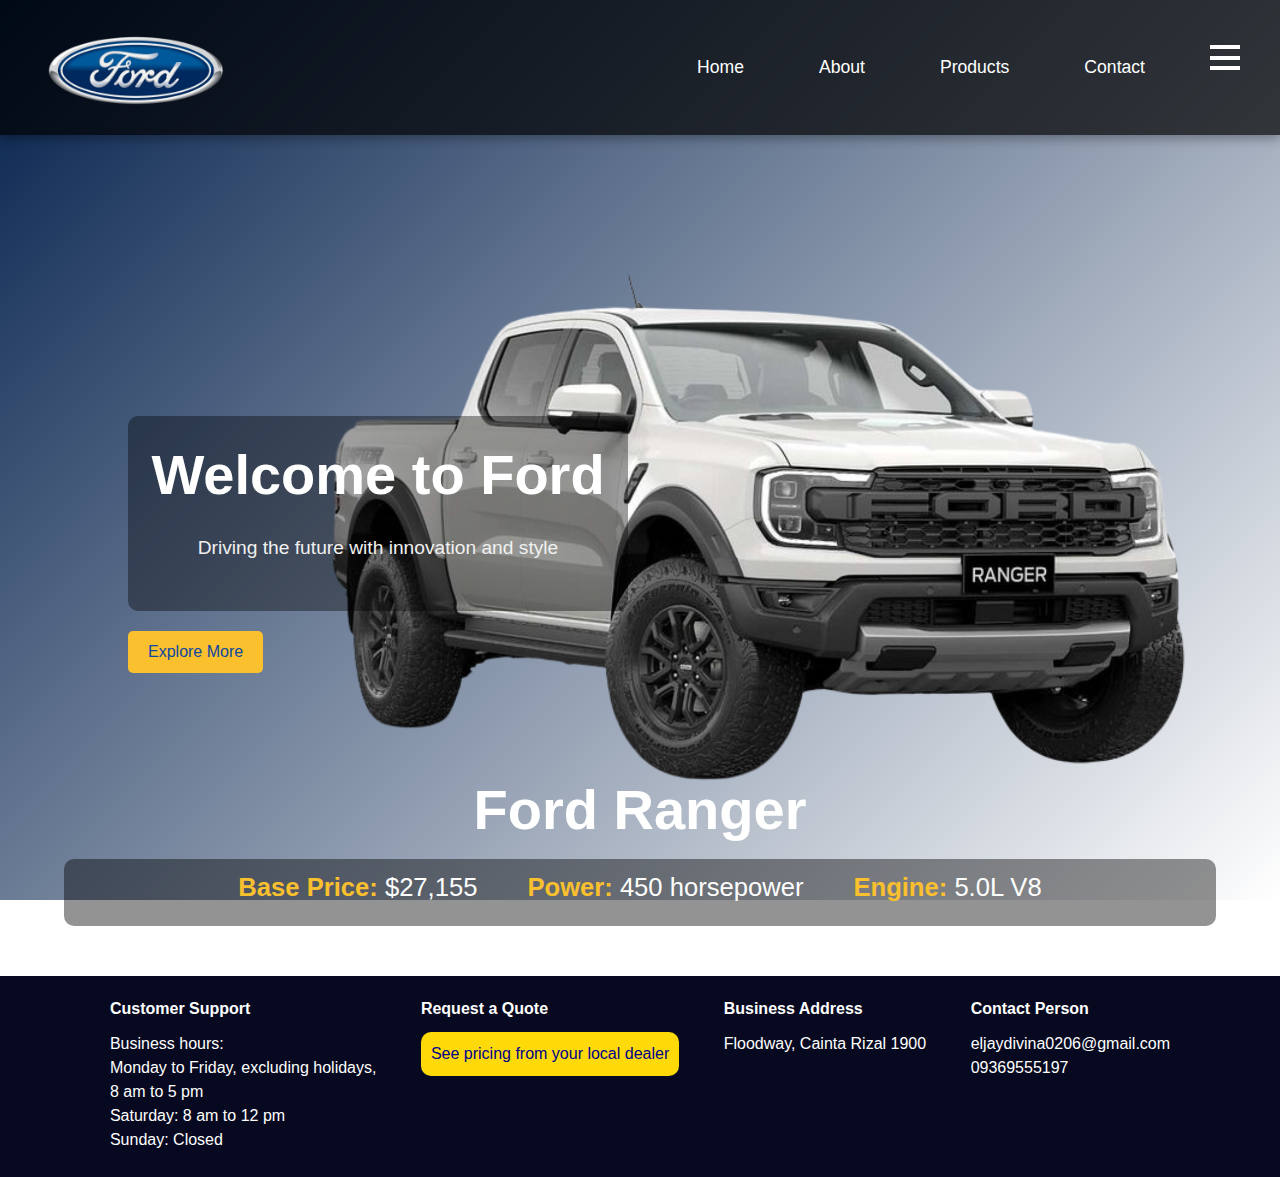
<file: pages/HOME/index.html>
<!DOCTYPE html>
<html lang="en">
<head>
    <meta charset="UTF-8">
    <meta name="viewport" content="width=device-width, initial-scale=1.0">
    <title>Ford</title>
    <link rel="stylesheet" href="/style.css">
    
    <style>
        footer {
            background-color: #060920;
            padding: 20px;
            text-align: center;
            border-top: 10px 
        }
        footer .footer-section {
            display: inline-block;
            vertical-align: top;
            margin: 0 20px;
            text-align: left;
        }
        footer .footer-section h4 {
            font-weight: bold;
            margin-bottom: 5px;
        }
        footer .footer-section p {
            margin: 5px 0;
            line-height: 1.5;
        }
        

    </style>
    <style>
    .car-details {
        margin-bottom: 50px; 
    }
    footer {
        background-color: #060920;
        padding: 20px;
        text-align: center;
        
    }
    footer .footer-section {
        display: inline-block;
        vertical-align: top;
        margin: 0 20px;
        text-align: left;
    }
    footer .footer-section h4 {
        font-weight: bold;
        margin-bottom: 10px;
    }
    footer .footer-section p {
        margin: 5px 0;
        line-height: 1.5;
    }
    
    footer a:hover {
        text-decoration: underline;
    }
</style>
</head>
<body class="home">  

    <header>
        
        <div class="logo">
            <img src="/pages/HOME/assets/img/Ford Logo.png" alt="Logo" class="logo-img">
          </div>
          
        <nav>
            <a href="/pages/HOME/index.html">Home</a>
            <a href="/pages/ABOUT/about.html">About</a>
            <a href="/pages/PRODUCT/products.html">Products</a>
            <a href="/pages/CONTACT/contact.html">Contact</a>
            <!-- Hamburger Icon -->
            <div class="hamburger" id="hamburger">
                <div class="bar"></div>
                <div class="bar"></div>
                <div class="bar"></div>
            </div>
        </nav>
    </header>

    <div class="side-menu" id="side-menu">
        <ul class="nav-links">
            <li><a href="/pages/HOME/index.html">Home</a></li>
            <li><a href="/pages/ABOUT/about.html">About</a></li>
            <li><a href="/pages/PRODUCT/products.html">Products</a></li>
            <li><a href="/pages/CONTACT/contact.html">Contact</a></li>
        </ul>
    </div>

    <main>
        <div class="hero">
            <div class="overlay"></div>
            <div class="hero-content">
                <div class="content">
                    <h1>Welcome to Ford</h1>
                    <p class="subline">Driving the future with innovation and style</p>
                </div>
                
                <a href="/pages/ABOUT/about.html">
                    <button>Explore More</button>
                </a>
            </div>
        </div>
        
        <div class="car-details">
            <h2>Ford Ranger</h2>
            <div class="car-info">
                <p><strong>Base Price:</strong> $27,155</p>
                <p><strong>Power:</strong> 450 horsepower</p>
                <p><strong>Engine:</strong> 5.0L V8</p>
            </div>
        </div>
    </main>

    <!-- Footer -->
    <footer>
        <div class="footer-section">
            <h4>Customer Support</h4>
            <p>Business hours:<br>
                Monday to Friday, excluding holidays,<br>
                8 am to 5 pm<br>
                Saturday: 8 am to 12 pm<br>
                Sunday: Closed</p>
        </div>
        <div class="footer-section">
            <h4>Request a Quote</h4>
            
            <head>
                <style>
                    .yellow-bg-darkblue-text {
                        background-color: rgb(255, 218, 8);
                        color: darkblue;
                        border-radius: 10px; 
                        padding: 10px; 
                        transition: background-color 0.3s ease, color 0.3s ease; 
                    }
                
                    .yellow-bg-darkblue-text:hover {
                        background-color: darkblue; 
                        color: white; 
                    }
                
                    .yellow-bg-darkblue-text a {
                        color: darkblue;
                        text-decoration: none; 
                    }
                
                    .yellow-bg-darkblue-text:hover a {
                        color: white; 
                    }
                </style>
                
            </head>
            
            <body>
                <p class="yellow-bg-darkblue-text">
                    <a href="/pages/CONTACT/contact.html">See pricing from your local dealer</a>
                </p>
            </body>
            
        </div>
        <div class="footer-section">
            <h4>Business Address</h4>
            <p>Floodway, Cainta Rizal 1900</p>
        </div>
        <div class="footer-section">
            <h4>Contact Person</h4>
            <p>eljaydivina0206@gmail.com<br>09369555197</p>
        </div>
    </footer>

    <script src="/assets/js/script.js"></script> 
</body>
</html>
</file>
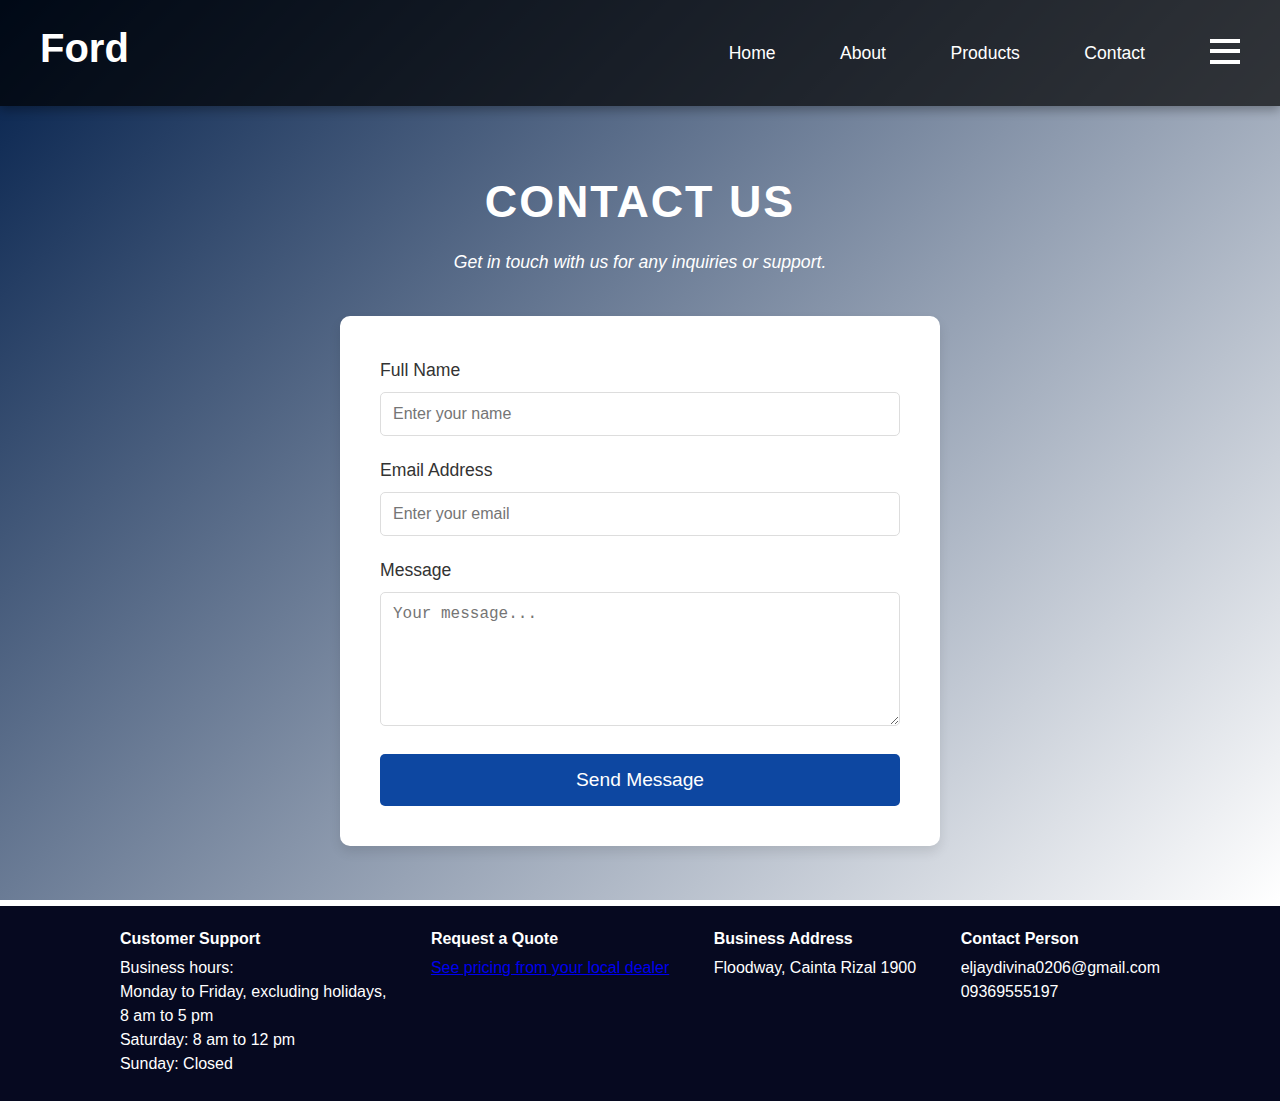
<file: contact.html>
<!DOCTYPE html>
<html lang="en">
<head>
    <meta charset="UTF-8">
    <meta name="viewport" content="width=device-width, initial-scale=1.0">
    <title>Contact Us - Ford Company</title>
    <link rel="stylesheet" href="style.css">
    <style>
        footer {
            background-color: #060920;
            padding: 20px;
            text-align: center;
            border-top: 10px 
        }
        footer .footer-section {
            display: inline-block;
            vertical-align: top;
            margin: 0 20px;
            text-align: left;
        }
        footer .footer-section h4 {
            font-weight: bold;
            margin-bottom: 5px;
        }
        footer .footer-section p {
            margin: 5px 0;
            line-height: 1.5;
        }
      
        footer a:hover {
            text-decoration: underline;
        }

    </style>
</head>
<body>

    <header>
        <h1>Ford </h1>
        <nav id="nav">
            <div id="nav-links">
                <a href="index.html">Home</a>
                <a href="about.html">About</a>
                <a href="products.html">Products</a>
                <a href="contact.html">Contact</a>
            </div>
            <!-- Hamburger Icon -->
            <div class="hamburger" id="hamburger">
                <div class="bar"></div>
                <div class="bar"></div>
                <div class="bar"></div>
            </div>
        </nav>
    </header>

    <!-- Side Menu (this is what will slide in) -->
    <div class="side-menu" id="side-menu">
        <ul class="nav-links">
            <li><a href="index.html">Home</a></li>
            <li><a href="about.html">About</a></li>
            <li><a href="products.html">Products</a></li>
            <li><a href="contact.html">Contact</a></li>
        </ul>
    </div>

    <main>
        <!-- Contact Section -->
        <section class="contact-section">
            <div class="section-header">
                <h2 style="color: white;">Contact Us</h2>
                <p class="section-description" style="color: white;">Get in touch with us for any inquiries or support.</p>
            </div>

            <!-- Contact Form -->
            <div class="contact-form">
                <form action="#" method="post">
                    <div class="form-group">
                        <label for="name">Full Name</label>
                        <input type="text" id="name" name="name" placeholder="Enter your name" required>
                    </div>
                    <div class="form-group">
                        <label for="email">Email Address</label>
                        <input type="email" id="email" name="email" placeholder="Enter your email" required>
                    </div>
                    <div class="form-group">
                        <label for="message">Message</label>
                        <textarea id="message" name="message" placeholder="Your message..." rows="6" required></textarea>
                    </div>
                    <button type="submit" class="submit-btn">Send Message</button>
                </form>
            </div>
        </section>
    </main>
    <footer>
        <div class="footer-section">
            <h4>Customer Support</h4>
            <p>Business hours:<br>
                Monday to Friday, excluding holidays,<br>
                8 am to 5 pm<br>
                Saturday: 8 am to 12 pm<br>
                Sunday: Closed</p>
        </div>
        <div class="footer-section">
            <h4>Request a Quote</h4>
            <p>
                <a href="contact.html">See pricing from your local dealer</a>
            </p>
        </div>
        <div class="footer-section">
            <h4>Business Address</h4>
            <p>Floodway, Cainta Rizal 1900</p>
        </div>
        <div class="footer-section">
            <h4>Contact Person</h4>
            <p>eljaydivina0206@gmail.com<br>09369555197</p>
        </div>
    </footer>
    <!-- Link to external JS file -->
    <script src="script.js"></script> <!-- Include your JavaScript -->
</body>
</html>
</file>
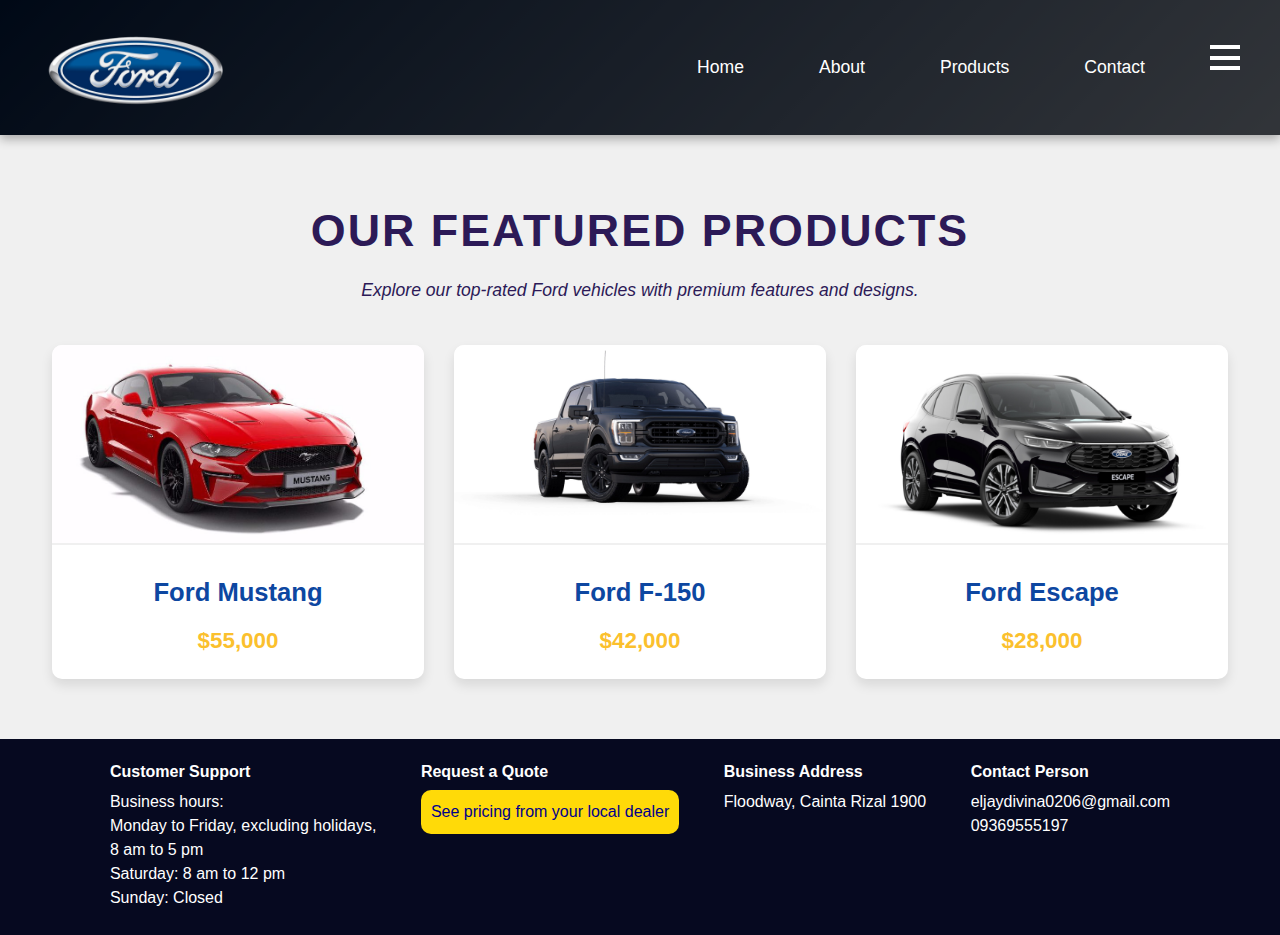
<file: products.html>
<!DOCTYPE html>
<html lang="en">
<head>
    <meta charset="UTF-8">
    <meta name="viewport" content="width=device-width, initial-scale=1.0">
    <title>Ford Products</title>
    <link rel="stylesheet" href="style.css">
    <style>
        footer {
            background-color: #060920;
            padding: 20px;
            text-align: center;
            border-top: 10px 
        }
        footer .footer-section {
            display: inline-block;
            vertical-align: top;
            margin: 0 20px;
            text-align: left;
        }
        footer .footer-section h4 {
            font-weight: bold;
            margin-bottom: 5px;
        }
        footer .footer-section p {
            margin: 5px 0;
            line-height: 1.5;
        }
      
        footer a:hover {
            text-decoration: underline;
        }

    </style>
</head>
<body>
    
    <header>
        <div class="logo">
            <img src="assets/img/Ford Logo.png" alt="Logo" class="logo-img">
          </div>
        <nav>
            <a href="index.html">Home</a>
            <a href="about.html">About</a>
            <a href="products.html">Products</a>
            <a href="contact.html">Contact</a>

      
            <div class="hamburger" id="hamburger">
                <div class="bar"></div>
                <div class="bar"></div>
                <div class="bar"></div>
            </div>
        </nav>
    </header>
    
    <!-- Side Menu -->
    <div class="side-menu" id="side-menu">
        <ul class="nav-links">
            <li><a href="index.html">Home</a></li>
            <li><a href="about.html">About</a></li>
            <li><a href="products.html">Products</a></li>
            <li><a href="contact.html">Contact</a></li>
        </ul>
    </div>

    <main>
   
        <section class="product-section">
            <div class="section-header">
                <h2>Our Featured Products</h2>
                <p class="section-description">Explore our top-rated Ford vehicles with premium features and designs.</p>
            </div>
            <div class="product-container">
              
                <div class="product-card">
                    <img src="assets/img/MUSTANG.jpg" alt="Ford Mustang" class="product-image">
                    <div class="card-content">
                        <h3>Ford Mustang</h3>
                        <p class="price">$55,000</p>
                    </div>
                </div>
                <!-- Product 2 -->
                <div class="product-card">
                    <img src="assets/img/FORD F 150.jpg" alt="Ford F-150" class="product-image">
                    <div class="card-content">
                        <h3>Ford F-150</h3>
                        <p class="price">$42,000</p>
                    </div>
                </div>
                <!-- Product 3 -->
                <div class="product-card">
                    <img src="assets/img/FORD E.jpg" alt="Ford Escape" class="product-image">
                    <div class="card-content">
                        <h3>Ford Escape</h3>
                        <p class="price">$28,000</p>
                    </div>
                </div>
            </div>
        </section>
    </main>
    <!-- Footer -->
    <footer>
        <div class="footer-section">
            <h4>Customer Support</h4>
            <p>Business hours:<br>
                Monday to Friday, excluding holidays,<br>
                8 am to 5 pm<br>
                Saturday: 8 am to 12 pm<br>
                Sunday: Closed</p>
        </div>
        <div class="footer-section">
            <h4>Request a Quote</h4>
            
            <head>
                <style>
                    .yellow-bg-darkblue-text {
                        background-color: rgb(255, 218, 8);
                        color: darkblue;
                        border-radius: 10px; /* Adjust the value to your preference */
                        padding: 10px; /* Adds some space around the text */
                        transition: background-color 0.3s ease, color 0.3s ease; /* Smooth transition */
                    }
                
                    .yellow-bg-darkblue-text:hover {
                        background-color: darkblue; /* Change background to dark blue on hover */
                        color: white; /* Change text color to white on hover */
                    }
                
                    .yellow-bg-darkblue-text a {
                        color: darkblue;
                        text-decoration: none; /* Optional: removes underline from links */
                    }
                
                    .yellow-bg-darkblue-text:hover a {
                        color: white; /* Change link color to white on hover */
                    }
                </style>
                
            </head>
            
            <body>
                <p class="yellow-bg-darkblue-text">
                    <a href="contact.html">See pricing from your local dealer</a>
                </p>
            </body>
            
        </div>
        <div class="footer-section">
            <h4>Business Address</h4>
            <p>Floodway, Cainta Rizal 1900</p>
        </div>
        <div class="footer-section">
            <h4>Contact Person</h4>
            <p>eljaydivina0206@gmail.com<br>09369555197</p>
        </div>
    </footer>

    <script src="script.js"></script> 
</body>
</html>
</file>
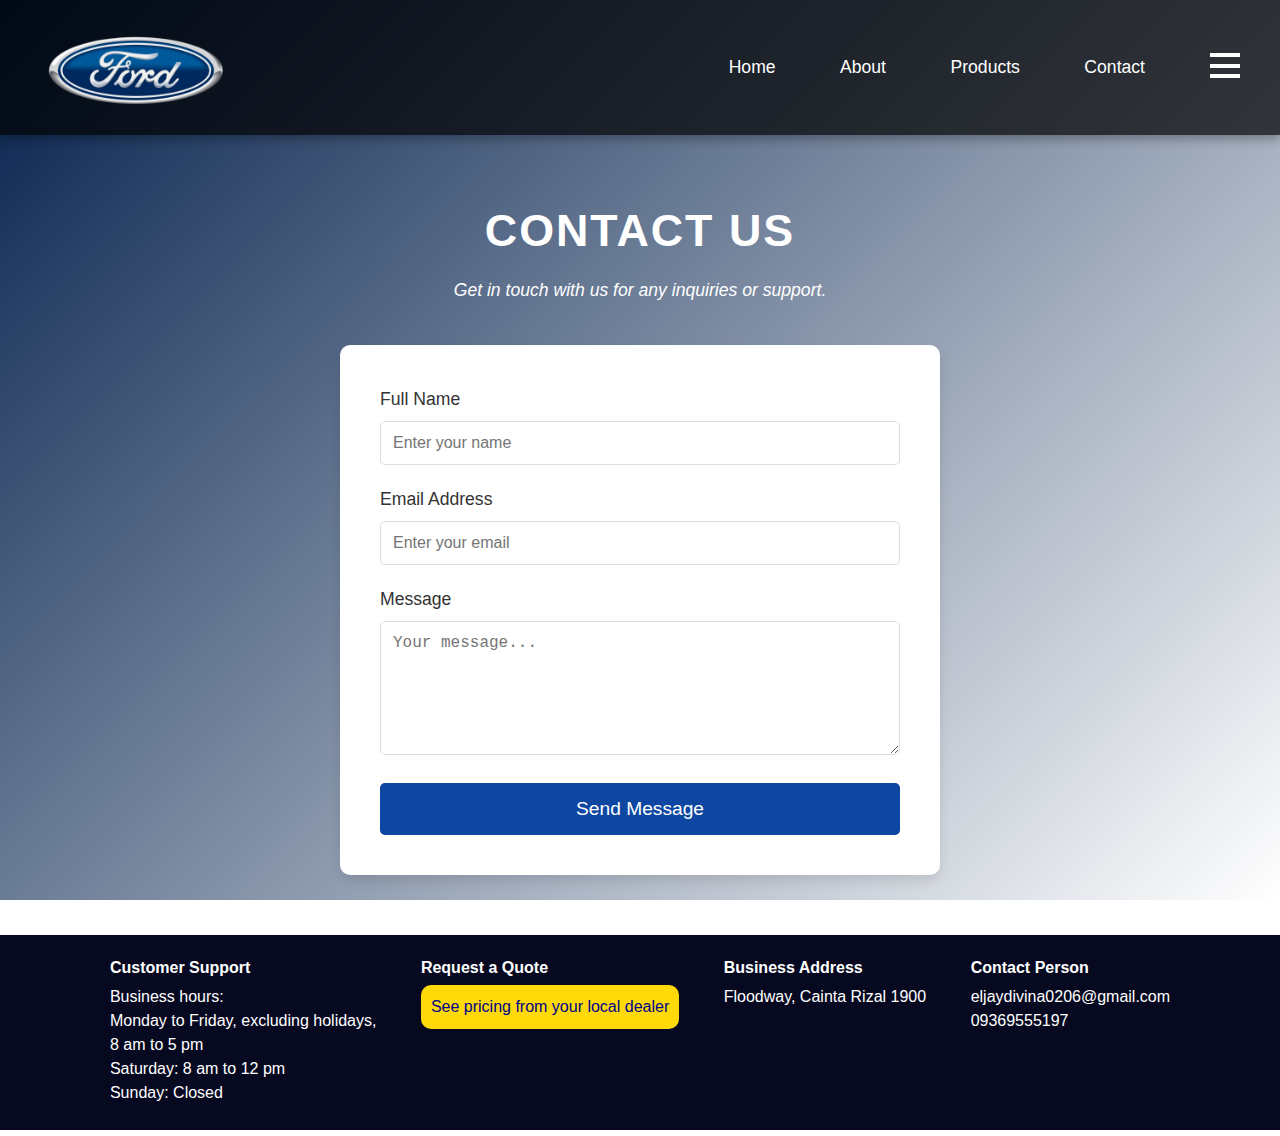
<file: pages/CONTACT/contact.html>
<!DOCTYPE html>
<html lang="en">
<head>
    <meta charset="UTF-8">
    <meta name="viewport" content="width=device-width, initial-scale=1.0">
    <title>Contact Us - Ford Company</title>
    <link rel="stylesheet" href="/style.css">
    <style>
        footer {
            background-color: #060920;
            padding: 20px;
            text-align: center;
            border-top: 10px 
        }
        footer .footer-section {
            display: inline-block;
            vertical-align: top;
            margin: 0 20px;
            text-align: left;
        }
        footer .footer-section h4 {
            font-weight: bold;
            margin-bottom: 5px;
        }
        footer .footer-section p {
            margin: 5px 0;
            line-height: 1.5;
        }
      
        footer a:hover {
            text-decoration: underline;
        }

    </style>
</head>
<body>

    <header>
        <div class="logo">
            <img src="/pages/HOME/assets/img/Ford Logo.png" alt="Logo" class="logo-img">
          </div>
        <nav id="nav">
            <div id="nav-links">
                <a href="/pages/HOME/index.html">Home</a>
                <a href="/pages/ABOUT/about.html">About</a>
                <a href="/pages/PRODUCT/products.html">Products</a>
                <a href="/pages/CONTACT/contact.html">Contact</a>
            </div>
       
            <div class="hamburger" id="hamburger">
                <div class="bar"></div>
                <div class="bar"></div>
                <div class="bar"></div>
            </div>
        </nav>
    </header>


    <div class="side-menu" id="side-menu">
        <ul class="nav-links">
            <li><a href="/pages/HOME/index.html">Home</a></li>
            <li><a href="/pages/ABOUT/about.html">About</a></li>
            <li><a href="/pages/PRODUCT/products.html">Products</a></li>
            <li><a href="/pages/CONTACT/contact.html">Contact</a></li>
        </ul>
    </div>

    <main>
      
        <section class="contact-section">
            <div class="section-header">
                <h2 style="color: white;">Contact Us</h2>
                <p class="section-description" style="color: white;">Get in touch with us for any inquiries or support.</p>
            </div>

     
            <div class="contact-form">
                <form action="#" method="post">
                    <div class="form-group">
                        <label for="name">Full Name</label>
                        <input type="text" id="name" name="name" placeholder="Enter your name" required>
                    </div>
                    <div class="form-group">
                        <label for="email">Email Address</label>
                        <input type="email" id="email" name="email" placeholder="Enter your email" required>
                    </div>
                    <div class="form-group">
                        <label for="message">Message</label>
                        <textarea id="message" name="message" placeholder="Your message..." rows="6" required></textarea>
                    </div>
                    <button type="submit" class="submit-btn">Send Message</button>
                </form>
            </div>
        </section>
    </main>
     <!-- Footer -->
     <footer>
        <div class="footer-section">
            <h4>Customer Support</h4>
            <p>Business hours:<br>
                Monday to Friday, excluding holidays,<br>
                8 am to 5 pm<br>
                Saturday: 8 am to 12 pm<br>
                Sunday: Closed</p>
        </div>
        <div class="footer-section">
            <h4>Request a Quote</h4>
            
            <head>
                <style>
                    .yellow-bg-darkblue-text {
                        background-color: rgb(255, 218, 8);
                        color: darkblue;
                        border-radius: 10px; /* Adjust the value to your preference */
                        padding: 10px; /* Adds some space around the text */
                        transition: background-color 0.3s ease, color 0.3s ease; /* Smooth transition */
                    }
                
                    .yellow-bg-darkblue-text:hover {
                        background-color: darkblue; /* Change background to dark blue on hover */
                        color: white; /* Change text color to white on hover */
                    }
                
                    .yellow-bg-darkblue-text a {
                        color: darkblue;
                        text-decoration: none; /* Optional: removes underline from links */
                    }
                
                    .yellow-bg-darkblue-text:hover a {
                        color: white; /* Change link color to white on hover */
                    }
                </style>
                
            </head>
            
            <body>
                <p class="yellow-bg-darkblue-text">
                    <a href="/pages/CONTACT/contact.html">See pricing from your local dealer</a>
                </p>
            </body>
            
        </div>
        <div class="footer-section">
            <h4>Business Address</h4>
            <p>Floodway, Cainta Rizal 1900</p>
        </div>
        <div class="footer-section">
            <h4>Contact Person</h4>
            <p>eljaydivina0206@gmail.com<br>09369555197</p>
        </div>
    </footer>

  
    <script src="/assets/js/script.js"></script> 
</body>
</html>
</file>
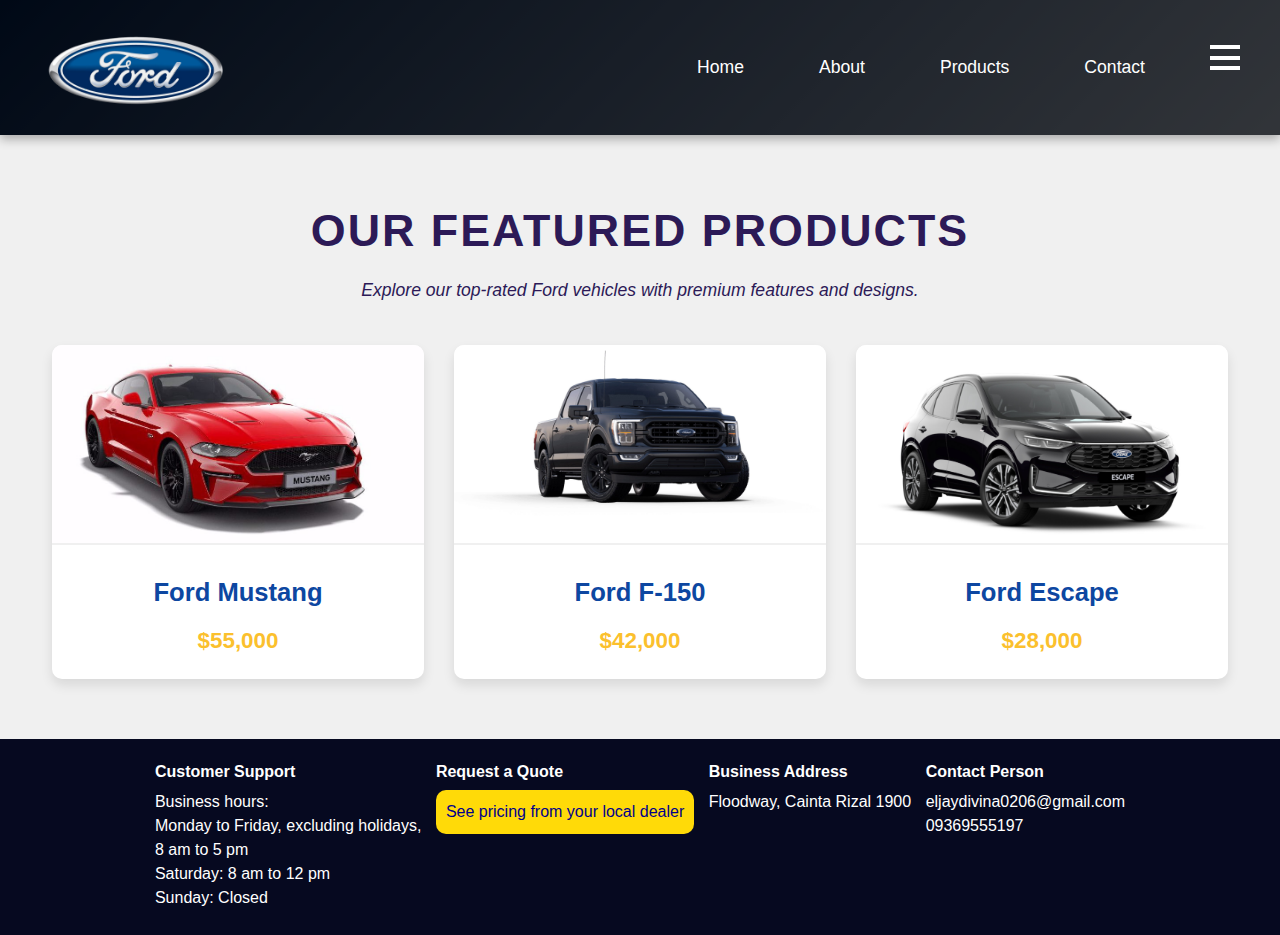
<file: pages/PRODUCT/products.html>
<!DOCTYPE html>
<html lang="en">
<head>
    <meta charset="UTF-8">
    <meta name="viewport" content="width=device-width, initial-scale=1.0">
    <title>Ford Products</title>
    <link rel="stylesheet" href="/style.css">
    <style>
        footer {
            background-color: #060920;
            color: white;
            padding: 20px;
            text-align: center;
     
        }
        body {
    min-height: 100vh;
    display: flex;
    flex-direction: column;
}

footer {
    margin-top: auto;  
}

        footer .footer-section h4 {
            font-weight: bold;
            margin-bottom: 5px;
        }

        footer .footer-section p {
            margin: 5px 0;
            line-height: 1.5;
        }

        footer a:hover {
            text-decoration: underline;
        }

        .yellow-bg-darkblue-text {
            background-color: rgb(255, 218, 8);
            color: darkblue;
            border-radius: 10px;
            padding: 10px;
            transition: background-color 0.3s ease, color 0.3s ease;
        }

        .yellow-bg-darkblue-text:hover {
            background-color: darkblue;
            color: white;
        }

        .yellow-bg-darkblue-text a {
            color: darkblue;
            text-decoration: none;
        }

        .yellow-bg-darkblue-text:hover a {
            color: white;
        }
    </style>
</head>
<body>
    
    <header>
        <div class="logo">
            <img src="/pages/PRODUCT/assets/img/Ford Logo.png" alt="Logo" class="logo-img">
          </div>
        <nav>
            <a href="/pages/HOME/index.html">Home</a>
            <a href="/pages/ABOUT/about.html">About</a>
            <a href="/pages/PRODUCT/products.html">Products</a>
            <a href="/pages/CONTACT/contact.html">Contact</a>

      
            <div class="hamburger" id="hamburger">
                <div class="bar"></div>
                <div class="bar"></div>
                <div class="bar"></div>
            </div>
        </nav>
    </header>
    
    <!-- Side Menu -->
    <div class="side-menu" id="side-menu">
        <ul class="nav-links">
            <li><a href="/pages/HOME/index.html">Home</a></li>
            <li><a href="/pages/ABOUT/about.html">About</a></li>
            <li><a href="/pages/PRODUCT/products.html">Products</a></li>
            <li><a href="/pages/CONTACT/contact.html">Contact</a></li>
        </ul>
    </div>

    <main>
        <section class="product-section">
            <div class="section-header">
                <h2>Our Featured Products</h2>
                <p class="section-description">Explore our top-rated Ford vehicles with premium features and designs.</p>
            </div>
            <div class="product-container">
                <!-- Product 1 -->
                <div class="product-card">
                    <a href="/pages/PRODUCT/FORD MUSTANG/FORD MUSTANG.html">
                        <img src="/pages/PRODUCT/assets/img/MUSTANG.jpg" alt="Ford Mustang" class="product-image">
                    </a>
                    <div class="card-content">
                        <h3>Ford Mustang</h3>
                        <p class="price">$55,000</p>
                    </div>
                </div>
                <!-- Product 2 -->
                <div class="product-card">
                    <a href="/pages/PRODUCT/FORD 150/FORD -150.html">
                        <img src="/pages/PRODUCT/assets/img/FORD F 150.jpg" alt="Ford F-150" class="product-image">
                    </a>
                    <div class="card-content">
                        <h3>Ford F-150</h3>
                        <p class="price">$42,000</p>
                    </div>
                </div>
                <!-- Product 3 -->
                <div class="product-card">
                    <a href="/pages/PRODUCT/FORD ESCAPE/FORD ESAPE.html">
                        <img src="/pages/PRODUCT/assets/img/FORD E.jpg" alt="Ford Escape" class="product-image">
                    </a>
                    <div class="card-content">
                        <h3>Ford Escape</h3>
                        <p class="price">$28,000</p>
                    </div>
                </div>
            </div>
        </section>
    </main>
    
    <!-- Footer -->
    <footer>
        <div class="footer-section">
            <h4>Customer Support</h4>
            <p>Business hours:<br>
                Monday to Friday, excluding holidays,<br>
                8 am to 5 pm<br>
                Saturday: 8 am to 12 pm<br>
                Sunday: Closed</p>
        </div>
        <div class="footer-section">
            <h4>Request a Quote</h4>
            
            <head>
                <style>
                    .yellow-bg-darkblue-text {
                        background-color: rgb(255, 218, 8);
                        color: darkblue;
                        border-radius: 10px; /* Adjust the value to your preference */
                        padding: 10px; /* Adds some space around the text */
                        transition: background-color 0.3s ease, color 0.3s ease; /* Smooth transition */
                    }
                
                    .yellow-bg-darkblue-text:hover {
                        background-color: darkblue; /* Change background to dark blue on hover */
                        color: white; /* Change text color to white on hover */
                    }
                
                    .yellow-bg-darkblue-text a {
                        color: darkblue;
                        text-decoration: none; /* Optional: removes underline from links */
                    }
                
                    .yellow-bg-darkblue-text:hover a {
                        color: white; /* Change link color to white on hover */
                    }
                </style>
                
            </head>
            
            <body>
                <p class="yellow-bg-darkblue-text">
                    <a href="/pages/CONTACT/contact.html">See pricing from your local dealer</a>
                </p>
            </body>
            
        </div>
        <div class="footer-section">
            <h4>Business Address</h4>
            <p>Floodway, Cainta Rizal 1900</p>
        </div>
        <div class="footer-section">
            <h4>Contact Person</h4>
            <p>eljaydivina0206@gmail.com<br>09369555197</p>
        </div>
    </footer>

    <script src="/assets/js/script.js"></script> 
</body>
</html>
</file>
<file: style.css>
.content {
    background-color: rgba(0, 0, 0, 0.377); 
    padding: 20px 40px;  
    margin: 20px auto;  
    border-radius: 10px;  
    display: flex;  
    flex-direction: column;  
    justify-content: center;  
    align-items: center;  
    text-align: center; 
    max-width: fit-content;  
}

h1 {
    margin: 0 0 15px 0; 
    font-size: 2rem;  
    font-weight: bold;
    color: #ffffff;  
    line-height: 1.4;  
    white-space: nowrap;  
}

.subline {
    margin: 0;  
    font-size: 1.2rem;  
    color: #666;  
    line-height: 1.4;  
}

/* Media Queries for responsiveness */
/* Tablet and iPad Portrait Mode */
@media (max-width: 1024px) {
    .content {
        padding: 20px 30px;  
        margin: 20px 10px; 
    }

    h1 {
        font-size: 1.8rem;  
        margin: 0 0 20px 0;  
    }

    .subline {
        font-size: 1.1rem; 
    }
}

/* For smaller tablets and mobile portrait view (e.g., iPad mini and phones) */
@media (max-width: 768px) {
    .content {
        padding: 15px;  
        margin: 20px 10px;  
    }

    h1 {
        font-size: 1.5rem;  
        margin: 0 0 20px 0;  
    }

    .subline {
        font-size: 1rem;  
    }
}

/* For very small screens (mobile portrait and smaller) */
@media (max-width: 480px) {
    .content {
        padding: 10px;  
        margin: 20px 5px;  
    }

    h1 {
        font-size: 1.2rem;  
        margin: 0 0 15px 0;  
    }

    .subline {
        font-size: 0.9rem;  
    }
}




.logo {
    display: flex;
    align-items: center;
  }
  
  .logo-img {
    width: 200px;  
    height: auto;
  }


footer {
    background-color: #060920;
    padding: 20px;
    text-align: center;
    border-top: 10px;
}

footer .footer-section {
    display: inline-block;
    vertical-align: top;
    margin: 0 5px;
    text-align: left;
}

footer .footer-section h4 {
    font-weight: bold;
    margin-bottom: 100px; /* Reduced margin for less space between the header and subline */
}

footer .footer-section p {
    margin: 0; /* Removed margin for p to reduce space between the header and paragraph */
    line-height: 1.;
}

footer a:hover {
    text-decoration: underline;
}


body {
    font-family: Arial, sans-serif;
    margin: 0;
    padding: 0;
    background-color: #f4f4f4;
}

header {
    position: relative;
    background-color: #333;
    color: white;
    padding: 10px 20px;
    display: flex;
    justify-content: space-between;
    align-items: center;
}

header h1 {
    margin: 0;
}

.hamburger {
    display: flex;
    flex-direction: column;
    justify-content: space-between;
    width: 30px;
    height: 25px;
    cursor: pointer;
    margin-left: 20px;
}

.bar {
    background-color: white;
    height: 4px;
    width: 100%;
}


.side-menu {
    position: fixed;
    top: 0;
    right: -250px; 
    width: 250px;
    height: 100%;
    background-color: #333;
    transition: right 0.3s ease; 
    z-index: 1000;
}

.nav-links {
    display: flex;
    flex-direction: column;
    padding: 50px 0;
    list-style: none;
    margin: 0;
}

.nav-links li {
    margin-bottom: 20px; 
}

.nav-links a {
    color: white;
    text-decoration: none;
    padding: 10px 20px;
    border-bottom: 1px solid #444;
    font-size: 1.2rem;
}

.nav-links a:hover {
    background-color: #555;
    color: #fbc02d;
}


.side-menu.open {
    right: 0; 
}


.product-section {
    padding: 40px 10%;
    text-align: center;
    background-color: #f0f0f0;
}

.section-header h2 {
    font-size: 2.5rem;
    margin-bottom: 10px;
}

.section-description {
    font-size: 1.2rem;
    margin-bottom: 30px;
    color: #555;
}

.product-container {
    display: flex;
    justify-content: space-around;
    gap: 20px;
    flex-wrap: wrap;
}

.product-card {
    width: 30%;
    background-color: white;
    box-shadow: 0 4px 8px rgba(0, 0, 0, 0.1);
    border-radius: 10px;
    overflow: hidden;
    text-align: center;
    transition: transform 0.3s ease;
}

.product-card:hover {
    transform: scale(1.05);
}

.product-image {
    width: 100%;
    height: auto;
    object-fit: cover;
}

.card-content {
    padding: 20px;
}

.price {
    font-size: 1.5rem;
    font-weight: bold;
    color: #fbc02d;
}


* {
    margin: 0;
    padding: 0;
    box-sizing: border-box;
}


body {
    font-family: Arial, sans-serif;
    line-height: 1.6;
    background-color: #f4f4f4;
    color: #333;
}


header {
    background-color: #0d47a1;
    color: #fff;
    padding: 20px;
    text-align: center;
}

header h1 {
    font-size: 2.5rem;
    margin-bottom: 10px;
}

nav a {
    color: #fff;
    margin: 0 15px;
    text-decoration: none;
    font-size: 1.1rem;
}

nav a:hover {
    text-decoration: underline;
}


.contact-section {
    padding: 60px 20px;
    text-align: center;
}

.section-header {
    margin-bottom: 40px;
}

.section-header h2 {
    font-size: 2.8rem;
    color: #0d47a1;
    text-transform: uppercase;
    letter-spacing: 2px;
    position: relative;
}

.section-header h2:after {
    content: "";
    position: absolute;
    bottom: -10px;
    left: 0;
    width: 60px;
    height: 4px;

}

.section-description {
    font-size: 1.1rem;
    color: #555;
    margin-top: 10px;
    font-style: italic;
}

/* Contact Form Styling */
.contact-form {
    max-width: 600px;
    margin: 0 auto;
    background-color: #fff;
    border-radius: 10px;
    padding: 40px;
    box-shadow: 0 6px 12px rgba(0, 0, 0, 0.1);
}

.form-group {
    margin-bottom: 20px;
    text-align: left;
}

.form-group label {
    display: block;
    font-size: 1.1rem;
    margin-bottom: 8px;
    color: #333;
}

.form-group input,
.form-group textarea {
    width: 100%;
    padding: 12px;
    font-size: 1rem;
    border: 1px solid #ddd;
    border-radius: 5px;
    transition: all 0.3s ease;
}

.form-group input:focus,
.form-group textarea:focus {
    border-color: #0d47a1;
    outline: none;
}

.submit-btn {
    background-color: #0d47a1;
    color: #fff;
    font-size: 1.2rem;
    padding: 15px 30px;
    border: none;
    border-radius: 5px;
    cursor: pointer;
    width: 100%;
    transition: background-color 0.3s ease;
}

.submit-btn:hover {
    background-color: #fbc02d;
}

/* Mobile First Design */
@media (max-width: 768px) {
    .contact-form {
        padding: 20px;
    }

    .form-group input,
    .form-group textarea {
        font-size: 0.95rem;
    }

    .submit-btn {
        font-size: 1rem;
    }
}

* {
    margin: 0;
    padding: 0;
    box-sizing: border-box;
}


body {
    font-family: Arial, sans-serif;
    line-height: 1.6;
    background-color: #f4f4f4;
    color: #333;
}

header {
    background-color: #0d47a1;
    color: #fff;
    padding: 20px;
    text-align: center;
}

header h1 {
    font-size: 2.5rem;
    margin-bottom: 10px;
}

nav a:hover {
    text-decoration: underline;
}

/* Product Section Styling */
.product-section {
    padding: 60px 20px;
    text-align: center;
}

/* Section Header (h2) Styling */
.section-header {
    margin-bottom: 40px;
}

.section-header h2 {
    font-size: 2.8rem;
    color: #2c1a57; 
    text-transform: uppercase;
    letter-spacing: 2px;
    position: relative;
}

.section-header h2:after {
    content: "";
    position: absolute;
    bottom: -10px;
    left: 0;
    width: 60px;
    height: 4px;}

    

.section-description {
    font-size: 1.1rem;
    color: #2c1a57; 
    margin-top: 10px;
    font-style: italic;
}

/* Product Container */
.product-container {
    display: flex;
    justify-content: center;
    gap: 30px;
    flex-wrap: wrap;
}

/* Product Card Styling */
.product-card {
    background-color: #fff;
    border-radius: 10px;
    box-shadow: 0 6px 12px rgba(0, 0, 0, 0.1);
    overflow: hidden;
    text-align: center;
    width: 280px;
    transition: transform 0.3s ease, box-shadow 0.3s ease;
}

.product-card:hover {
    transform: translateY(-5px);
    box-shadow: 0 10px 20px rgba(0, 0, 0, 0.15);
}

/* Image Styling */
.product-image {
    width: 100%;
    height: 200px;
    object-fit: cover;
    border-bottom: 2px solid #f0f0f0;
}

/* Card Content Styling */
.card-content {
    padding: 20px;
}

.card-content h3 {
    font-size: 1.6rem;
    color: #0d47a1;
    margin-bottom: 10px;
}

.card-content .price {
    font-size: 1.4rem;
    color: #fbc02d;
    font-weight: bold;
}

/* Mobile First Design */
@media (max-width: 768px) {
    .product-container {
        flex-direction: column;
        align-items: center;
    }

    .product-card {
        width: 90%;
        margin-bottom: 30px;
    }
}

/* Tablet View */
@media (min-width: 768px) and (max-width: 1024px) {
    .product-container {
        flex-wrap: wrap;
        justify-content: space-between;
    }

    .product-card {
        width: 48%;
    }
}

/* Desktop and Larger Screens */
@media (min-width: 1024px) {
    .product-container {
        flex-wrap: nowrap;
    }

    .product-card {
        width: 30%;
    }
}

body, h1, p, a, button, input {
    margin: 0;
    padding: 0;
    box-sizing: border-box;
    font-family: 'Arial', sans-serif;
}

body {
    background: linear-gradient(135deg, #021f4b, #ffffff);
    color: white;
    min-height: 100vh;
    display: flex;
    flex-direction: column;
    background-size: cover;
    background-position: center center;
    background-attachment: fixed;
}

/* Header */
header {
    background-color: rgba(0, 0, 0, 0.7);
    width: 100%;
    padding: 10px 20px;
    display: flex;
    justify-content: space-between;
    align-items: center;
}

header nav {
    display: flex;
    gap: 15px;
}

header nav a {
    color: #ffffff;
    text-decoration: none;
    padding: 8px 15px;
    border-radius: 5px;
    transition: background 0.3s, color 0.3s;
}

header nav a:hover {
    background: #fbc02d;
    color: #0d47a1;
}

/* Hero Section */
.hero {
    display: flex;
    align-items: center;
    justify-content: flex-start;
    height: calc(100vh - 100px);
    background: url('assets/img/FORD CAR.png') right center/contain no-repeat;
    color: white;
    padding: 0 10%;
}

.hero-content {
    max-width: 500px;
}

.hero h1 {
    font-size: 3.5rem; 
    margin-bottom: 20px;
}

.hero .subline {
    font-size: 1.2rem;
    margin-bottom: 30px;
    color: #f0f0f0;
}

.hero button {
    background: #fbc02d;
    color: #0d47a1;
    border: none;
    padding: 12px 20px;
    font-size: 1rem;
    border-radius: 5px;
    cursor: pointer;
    transition: transform 0.2s, background 0.3s;
}

.hero button:hover {
    background: #ffeb3b;
    transform: scale(1.05);
}

/* Car Info Section */
.car-details {
    text-align: center;
    margin-top: -170px; 
    margin-left: 5%;
    margin-right: 5%;
}

.car-details h2 {
    font-size: 3.5rem; 
    margin-bottom: 5px;
    color: #ffffff; 
}

.car-info {
    display: flex;
    justify-content: center;
    gap: 50px;
    font-size: 1.6rem; 
    padding: 8px;
    background-color: rgba(0, 0, 0, 0.425); 
    border-radius: 10px;
}

.car-info p {
    margin-bottom: 10px;
}

.car-info p strong {
    color: #fbc02d;
}

/* Responsive Styling */
@media (max-width: 768px) {
    .hero-content {
        padding: 0 5%;
    }

    .hero h1 {
        font-size: 2.5rem;
    }

    .hero .subline {
        font-size: 1rem;
    }

    .car-info {
        flex-direction: column; 
        font-size: 1.2rem;
        margin: 20px 5%;
    }
}



/* Body Styling */
/* General body styles */
body {
    background: linear-gradient(135deg, #021f4b, #ffffff);
    color: white;
    min-height: 100vh;
    display: flex;
    flex-direction: column;
    background-size: cover;
    background-position: center center;
    background-attachment: fixed; 
}

/* For tablets (screen size max-width: 768px) */
@media (max-width: 768px) {
    body {
        background-attachment: scroll; 
    }
}

/* For mobile screens (max-width: 480px) */
@media (max-width: 480px) {
    body {
        background-size: auto 100%; 
        background-position: center top;
    }
}

/* For larger tablets (screen size between 768px and 1024px) */
@media (min-width: 768px) and (max-width: 1024px) {
    body {
        background-size: cover; 
        background-position: center center; 
    }
}


/* Header Styling */
header {
    background-color: rgba(0, 0, 0, 0.7);
    width: 100%;
    padding: 20px 40px;
    display: flex;
    justify-content: space-between;
    align-items: center;
    box-shadow: 0 4px 10px rgba(0, 0, 0, 0.3);
}

header h1 {
    font-size: 2.5rem;
    color: #ffffff;
}

header nav {
    display: flex;
    gap: 15px;
}

header nav a {
    color: #ffffff;
    text-decoration: none;
    padding: 8px 15px;
    border-radius: 5px;
    transition: background 0.3s, color 0.3s;
}

header nav a:hover {
    background: #fbc02d;
    color: #0d47a1;
}

/* About Us Section */
.about-section {
    display: flex;
    justify-content: space-between;
    padding: 60px 10%;
    gap: 40px;
    align-items: center;
    background: url('assets/img/abt-bg.jpg') no-repeat center center/cover;
 
    border-radius: 8px;
    box-shadow: 0 4px 10px rgba(0, 0, 0, 0.2);
    position: relative;
    overflow: hidden;
}

/* Overlay for background image */
.about-section::before {
    content: "";
    position: absolute;
    top: 0;
    left: 0;
    right: 0;
    bottom: 0;
    background: rgba(0, 0, 0, 0.5); 
    z-index: 0;
}

.about-content {
    max-width: 50%;
    z-index: 1;
    color: white;
}

.about-content h2 {
    font-size: 3rem;
    margin-bottom: 20px;
    color: #fbc02d;
    font-weight: bold;
}

.about-content p {
    margin-bottom: 20px;
    font-size: 1.2rem;
    line-height: 1.8;
    opacity: 0.8;
}

.cta-button {
    background: #fbc02d;
    color: #021f4b;
    border: none;
    padding: 15px 25px;
    font-size: 1.1rem;
    border-radius: 5px;
    cursor: pointer;
    transition: transform 0.2s, background 0.3s ease;
}

.cta-button:hover {
    background: #ffeb3b;
    transform: scale(1.05);
}

.about-image {
    max-width: 40%;
    border-radius: 8px;
    overflow: hidden;
    box-shadow: 0 4px 20px rgba(0, 0, 0, 0.3);
    z-index: 1;
}

.about-image img {
    width: 100%;
    height: auto;
    transition: transform 0.3s ease;
}

.about-image img:hover {
    transform: scale(1.1);
}

/* Responsive Styling for About Us Page */
@media (max-width: 768px) {
    .about-section {
        flex-direction: column;
        padding: 40px 5%;
    }

    .about-content {
        max-width: 100%;
    }

    .about-image {
        max-width: 100%;
        margin-top: 20px;
    }

    /* General Reset */
body, h1, p, a, button, input {
    margin: 0;
    padding: 0;
    box-sizing: border-box;
    font-family: 'Arial', sans-serif;
}

/* Body Styling for Product Page */

.product-page {
    background: linear-gradient(135deg, #021f4b, #ffffff);
    color: white;
    min-height: 100vh;
    display: flex;
    flex-direction: column;
}

.product-page header nav a:hover {
    background: #fbc02d;
    color: #0d47a1;
}

/* Product Section Styling */
.product-page .product-section {
    padding: 60px 20px;
    text-align: center;
}

.product-page .product-section h2 {
    font-size: 2.5rem;
    color: #0d47a1;
    margin-bottom: 40px;
    font-weight: bold;
}

/* Product Cards Styling */
.product-page .product-container {
    display: grid;
    grid-template-columns: repeat(auto-fill, minmax(250px, 1fr));
    gap: 30px;
    justify-items: center;
    padding: 0 20px;
}

.product-page .product-card {
    background: #fff;
    border-radius: 10px;
    box-shadow: 0 6px 12px rgba(0, 0, 0, 0.1);
    overflow: hidden;
    text-align: center;
    transition: transform 0.3s ease-in-out, box-shadow 0.3s ease-in-out;
}

.product-page .product-card:hover {
    transform: translateY(-5px);
    box-shadow: 0 10px 20px rgba(0, 0, 0, 0.2);
}

.product-page .product-image {
    width: 100%;
    height: 200px;
    object-fit: cover;
    border-bottom: 2px solid #f0f0f0;
}

.product-page .card-content {
    padding: 20px;
}

.product-page .card-content h3 {
    font-size: 1.8rem;
    color: #0d47a1;
    margin: 10px 0;
}

.product-page .card-content .price {
    font-size: 1.6rem;
    color: #fbc02d;
    font-weight: bold;
}

/* Mobile-First Responsive Design */
@media (max-width: 768px) {
    .product-page header h1 {
        font-size: 2rem;
    }

    .product-page header nav {
        text-align: center;
    }

    .product-page header nav a {
        margin: 10px 0;
        font-size: 1rem;
    }

    .product-page .product-section h2 {
        font-size: 2rem;
    }

    .product-page .product-card {
        width: 100%;
        margin-bottom: 20px;
    }
}

/* Tablet and Small Device Adjustments */
@media (min-width: 768px) and (max-width: 1024px) {
    .product-page .product-container {
        grid-template-columns: repeat(2, 1fr);
    }

    .product-page .product-card {
        width: 80%;
    }
}

/* Large Screen Adjustment */
@media (min-width: 1024px) {
    .product-page .product-container {
        grid-template-columns: repeat(3, 1fr);
    }

    .product-page .product-card {
        width: 80%;
    }
}

/* General styling for product section */


.product-section h2 {
    font-size: 2.5rem;
    color: #0d47a1;
    margin-bottom: 40px;
    font-weight: bold;
}


.product-container {
    display: flex;
    justify-content: center;
    gap: 20px;  
    flex-wrap: wrap;  
}

/* Product Card Styling */
.product-card {
    background: #ffffff;
    border-radius: 10px;
    box-shadow: 0 6px 12px rgba(0, 0, 0, 0.1);
    overflow: hidden;
    text-align: center;
    width: 250px;  
    transition: transform 0.3s ease-in-out, box-shadow 0.3s ease-in-out;
}

/* Hover effect for product cards */
.product-card:hover {
    transform: translateY(-5px);
    box-shadow: 0 10px 20px rgba(0, 0, 0, 0.2);
}

/* Image Styling */
.product-image {
    width: 100%;
    height: 200px;
    object-fit: cover;
    border-bottom: 2px solid #f0f0f0;
}

/* Card Content Styling */
.card-content {
    padding: 15px;
}

.card-content h3 {
    font-size: 1.5rem;
    color: #0d47a1;
    margin: 10px 0;
}

.card-content .price {
    font-size: 1.4rem;
    color: #fbc02d;
    font-weight: bold;
}

/* Mobile-First Responsive Design */
@media (max-width: 768px) {
    .product-container {
        flex-direction: column;  
        align-items: center;
    }

    .product-card {
        width: 90%;  
        margin-bottom: 20px;
    }
}

/* Tablet and Small Device Adjustments */
@media (min-width: 768px) and (max-width: 1024px) {
    .product-container {
        grid-template-columns: repeat(2, 1fr);  
    }

    .product-card {
        width: 45%;  
    }
}

/* Large Screen Adjustment */
@media (min-width: 1024px) {
    .product-container {
        grid-template-columns: repeat(3, 1fr);  
    }

    .product-card {
        width: 30%;  
    }
}

/* Mobile & Tablet Responsiveness */
@media (max-width: 768px) {
    footer .footer-section {
        width: 100%; 
        margin-bottom: 20px; 
    }
    
    footer .footer-section h4 {
        font-size: 1.1rem; /* Slightly smaller heading for mobile */
    }

    footer .footer-section p {
        font-size: 1rem; /* Adjust paragraph text for smaller screens */
    }
}
</file>
